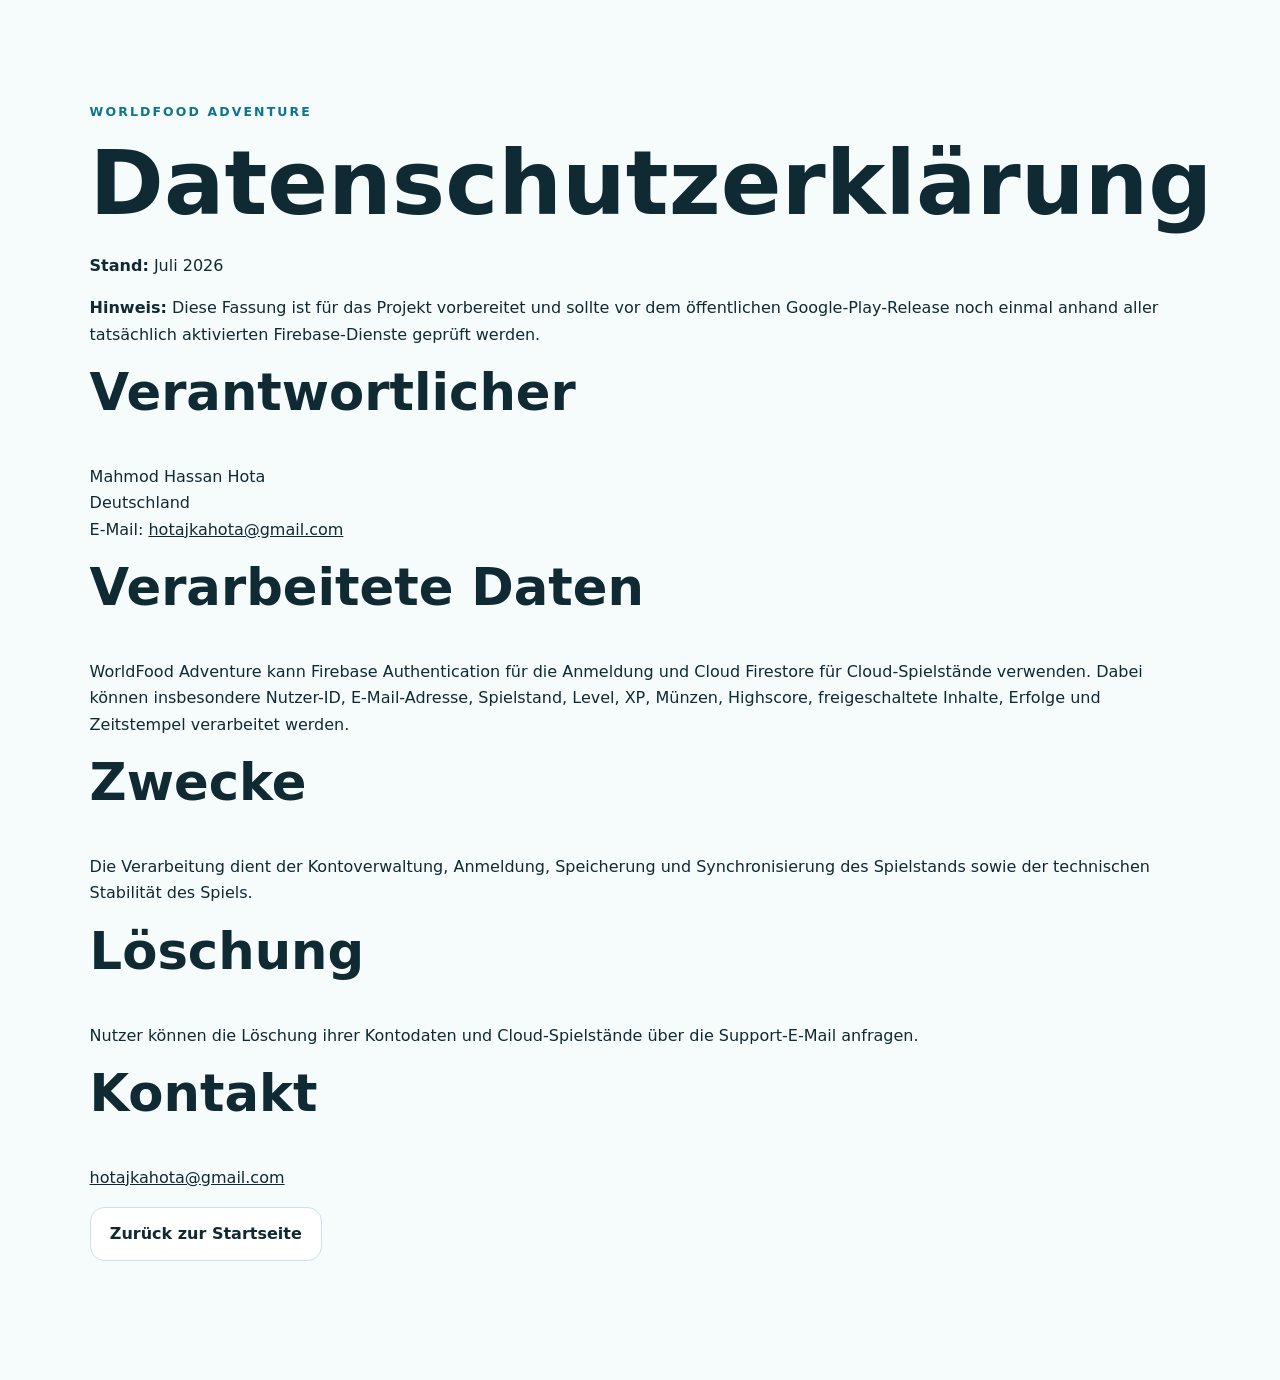
<file: privacy-policy.html>
<!doctype html>
<html lang="de">
<head>
  <meta charset="utf-8">
  <meta name="viewport" content="width=device-width, initial-scale=1">
  <title>Datenschutzerklärung – WorldFood Adventure</title>
  <link rel="stylesheet" href="style.css">
</head>
<body>
  <main class="section">
    <p class="eyebrow">WorldFood Adventure</p>
    <h1>Datenschutzerklärung</h1>
    <p><strong>Stand:</strong> Juli 2026</p>
    <p><strong>Hinweis:</strong> Diese Fassung ist für das Projekt vorbereitet und sollte vor dem öffentlichen Google-Play-Release noch einmal anhand aller tatsächlich aktivierten Firebase-Dienste geprüft werden.</p>

    <h2>Verantwortlicher</h2>
    <p>Mahmod Hassan Hota<br>Deutschland<br>E-Mail: <a href="mailto:hotajkahota@gmail.com">hotajkahota@gmail.com</a></p>

    <h2>Verarbeitete Daten</h2>
    <p>WorldFood Adventure kann Firebase Authentication für die Anmeldung und Cloud Firestore für Cloud-Spielstände verwenden. Dabei können insbesondere Nutzer-ID, E-Mail-Adresse, Spielstand, Level, XP, Münzen, Highscore, freigeschaltete Inhalte, Erfolge und Zeitstempel verarbeitet werden.</p>

    <h2>Zwecke</h2>
    <p>Die Verarbeitung dient der Kontoverwaltung, Anmeldung, Speicherung und Synchronisierung des Spielstands sowie der technischen Stabilität des Spiels.</p>

    <h2>Löschung</h2>
    <p>Nutzer können die Löschung ihrer Kontodaten und Cloud-Spielstände über die Support-E-Mail anfragen.</p>

    <h2>Kontakt</h2>
    <p><a href="mailto:hotajkahota@gmail.com">hotajkahota@gmail.com</a></p>

    <p><a class="button secondary" href="index.html">Zurück zur Startseite</a></p>
  </main>
</body>
</html>
</file>
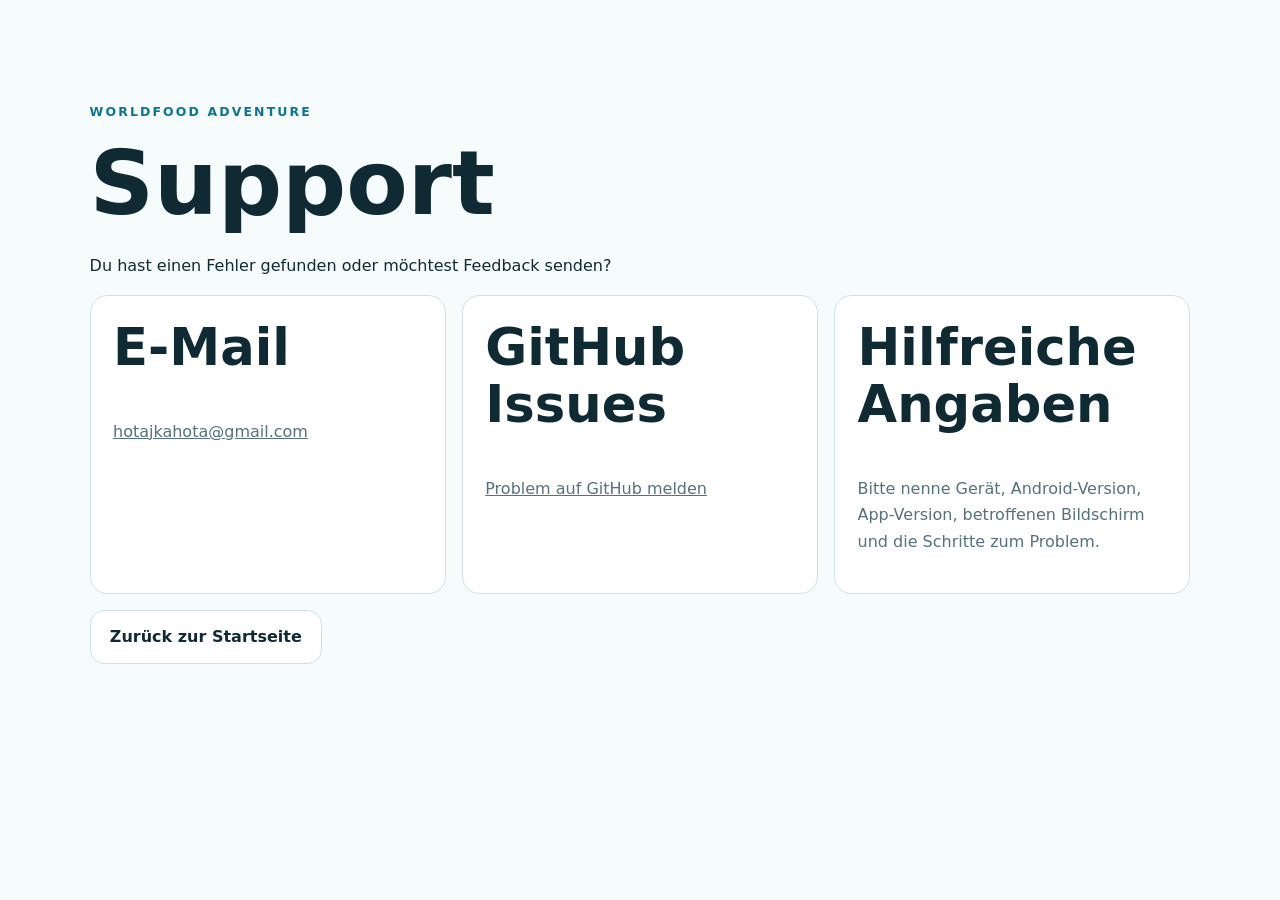
<file: support.html>
<!doctype html>
<html lang="de">
<head>
  <meta charset="utf-8">
  <meta name="viewport" content="width=device-width, initial-scale=1">
  <title>Support – WorldFood Adventure</title>
  <link rel="stylesheet" href="style.css">
</head>
<body>
  <main class="section">
    <p class="eyebrow">WorldFood Adventure</p>
    <h1>Support</h1>
    <p>Du hast einen Fehler gefunden oder möchtest Feedback senden?</p>

    <div class="card-grid">
      <article class="feature-card">
        <h2>E-Mail</h2>
        <p><a href="mailto:hotajkahota@gmail.com">hotajkahota@gmail.com</a></p>
      </article>

      <article class="feature-card">
        <h2>GitHub Issues</h2>
        <p><a href="https://github.com/wadtaktok-dev/WorldFoodAdventure/issues">Problem auf GitHub melden</a></p>
      </article>

      <article class="feature-card">
        <h2>Hilfreiche Angaben</h2>
        <p>Bitte nenne Gerät, Android-Version, App-Version, betroffenen Bildschirm und die Schritte zum Problem.</p>
      </article>
    </div>

    <p><a class="button secondary" href="index.html">Zurück zur Startseite</a></p>
  </main>
</body>
</html>
</file>
<file: style.css>
:root {
  --bg: #f6fbfc;
  --surface: #ffffff;
  --surface-alt: #e9f6f8;
  --text: #102a33;
  --muted: #55727b;
  --primary: #0e7490;
  --primary-strong: #155e75;
  --border: #cce2e7;
  --shadow: 0 18px 45px rgba(14, 116, 144, .14);
  color-scheme: light;
}

[data-theme="dark"] {
  --bg: #081b22;
  --surface: #0d2832;
  --surface-alt: #0a222b;
  --text: #eaf8fb;
  --muted: #a8c5cd;
  --primary: #38bdf8;
  --primary-strong: #0ea5e9;
  --border: #244854;
  --shadow: 0 18px 45px rgba(0, 0, 0, .28);
  color-scheme: dark;
}

* { box-sizing: border-box; }
html { scroll-behavior: smooth; }
body {
  margin: 0;
  font-family: Inter, ui-sans-serif, system-ui, -apple-system, BlinkMacSystemFont, "Segoe UI", sans-serif;
  color: var(--text);
  background: var(--bg);
  line-height: 1.65;
}
img { display: block; max-width: 100%; }
a { color: inherit; }
button, a { -webkit-tap-highlight-color: transparent; }

.skip-link {
  position: absolute;
  left: -9999px;
  top: 1rem;
  z-index: 999;
  background: var(--surface);
  padding: .8rem 1rem;
  border-radius: .6rem;
}
.skip-link:focus { left: 1rem; }

.site-header {
  position: sticky;
  top: 0;
  z-index: 50;
  display: flex;
  align-items: center;
  justify-content: space-between;
  gap: 1rem;
  padding: .9rem clamp(1rem, 4vw, 4rem);
  background: color-mix(in srgb, var(--bg) 92%, transparent);
  backdrop-filter: blur(16px);
  border-bottom: 1px solid var(--border);
}
.brand {
  display: inline-flex;
  align-items: center;
  gap: .7rem;
  font-weight: 900;
  text-decoration: none;
}
.brand-icon { font-size: 1.7rem; }
.main-nav {
  display: flex;
  align-items: center;
  gap: 1rem;
}
.main-nav a {
  text-decoration: none;
  font-weight: 700;
  color: var(--muted);
}
.main-nav a:hover,
.main-nav a:focus-visible { color: var(--primary); }
.menu-button,
.theme-toggle {
  min-width: 48px;
  min-height: 48px;
  border: 1px solid var(--border);
  border-radius: .8rem;
  background: var(--surface);
  color: var(--text);
  cursor: pointer;
}
.menu-button { display: none; }

.hero {
  min-height: 80vh;
  display: grid;
  grid-template-columns: 1.15fr .85fr;
  align-items: center;
  gap: 3rem;
  padding: clamp(4rem, 9vw, 8rem) clamp(1.2rem, 7vw, 7rem);
  background:
    radial-gradient(circle at 82% 18%, color-mix(in srgb, var(--primary) 20%, transparent), transparent 28%),
    linear-gradient(135deg, var(--bg), var(--surface-alt));
}
.eyebrow {
  margin: 0 0 .65rem;
  text-transform: uppercase;
  letter-spacing: .17em;
  font-size: .78rem;
  font-weight: 900;
  color: var(--primary);
}
h1, h2, h3 { line-height: 1.12; margin-top: 0; }
h1 {
  max-width: 12ch;
  margin-bottom: 1.2rem;
  font-size: clamp(2.8rem, 7vw, 6rem);
}
h2 { font-size: clamp(2rem, 4vw, 3.4rem); }
h3 { font-size: 1.25rem; }
.hero-text {
  max-width: 62ch;
  color: var(--muted);
  font-size: 1.1rem;
}
.hero-actions {
  display: flex;
  flex-wrap: wrap;
  gap: .8rem;
  margin: 1.7rem 0;
}
.button {
  min-height: 48px;
  display: inline-flex;
  align-items: center;
  justify-content: center;
  padding: .8rem 1.2rem;
  border-radius: .9rem;
  text-decoration: none;
  font-weight: 900;
}
.button.primary { background: var(--primary); color: #fff; }
.button.primary:hover { background: var(--primary-strong); }
.button.secondary {
  border: 1px solid var(--border);
  background: var(--surface);
}
.button.disabled {
  background: color-mix(in srgb, var(--surface) 80%, var(--muted));
  color: var(--muted);
  cursor: not-allowed;
}
.status-row, .tech-list {
  display: flex;
  flex-wrap: wrap;
  gap: .65rem;
}
.status-row span, .tech-list span {
  border: 1px solid var(--border);
  border-radius: 999px;
  background: var(--surface);
  padding: .45rem .75rem;
  font-size: .9rem;
  font-weight: 800;
}
.hero-visual {
  min-height: 430px;
  position: relative;
  display: grid;
  place-items: center;
}
.globe {
  width: min(330px, 70vw);
  aspect-ratio: 1;
  display: grid;
  place-items: center;
  border-radius: 50%;
  background: var(--surface);
  box-shadow: var(--shadow);
  font-size: clamp(8rem, 18vw, 12rem);
}
.food {
  position: absolute;
  width: 64px;
  height: 64px;
  display: grid;
  place-items: center;
  border-radius: 50%;
  background: var(--surface);
  box-shadow: var(--shadow);
  font-size: 2rem;
  animation: float 4s ease-in-out infinite;
}
.f1 { left: 8%; top: 10%; }
.f2 { right: 10%; top: 7%; animation-delay: .5s; }
.f3 { left: 12%; bottom: 9%; animation-delay: 1s; }
.f4 { right: 8%; bottom: 11%; animation-delay: 1.5s; }
.f5 { right: 1%; top: 46%; animation-delay: 2s; }

@keyframes float {
  0%, 100% { transform: translateY(0); }
  50% { transform: translateY(-12px); }
}

.section {
  padding: clamp(4rem, 8vw, 7rem) clamp(1.2rem, 7vw, 7rem);
}
.section-alt { background: var(--surface-alt); }
.section-heading {
  max-width: 800px;
  margin-bottom: 2.2rem;
}
.two-column {
  display: grid;
  grid-template-columns: repeat(2, minmax(0, 1fr));
  gap: 2rem;
  color: var(--muted);
  font-size: 1.07rem;
}
.card-grid {
  display: grid;
  grid-template-columns: repeat(3, minmax(0, 1fr));
  gap: 1rem;
}
.feature-card, .roadmap-card {
  border: 1px solid var(--border);
  border-radius: 1.1rem;
  background: var(--surface);
  padding: 1.4rem;
  transition: transform .2s ease, box-shadow .2s ease;
}
.feature-card:hover, .roadmap-card:hover {
  transform: translateY(-4px);
  box-shadow: var(--shadow);
}
.feature-card > span { font-size: 2rem; }
.feature-card p, .roadmap-card p { color: var(--muted); }

.gallery-grid {
  display: grid;
  grid-template-columns: repeat(2, minmax(0, 1fr));
  gap: 1rem;
}
.gallery-item {
  display: flex;
  flex-direction: column;
  overflow: hidden;
  text-align: left;
  border: 1px solid var(--border);
  border-radius: 1rem;
  background: var(--surface);
  color: var(--text);
  cursor: pointer;
  transition: transform .25s ease, box-shadow .25s ease;
}

.gallery-item:hover {
  transform: translateY(-6px);
  box-shadow: var(--shadow);
}

.gallery-item img {
  width: 100%;
  height: 550px;
  object-fit: contain;
  object-position: center;
  background: #f4f8fa;
  padding: 12px;
}

[data-theme="dark"] .gallery-item img {
  background: #0b2028;
}

.gallery-item span {
  display: block;
  padding: 1rem;
  font-weight: 800;
  text-align: center;
  border-top: 1px solid var(--border);
}

.metrics {
  display: grid;
  grid-template-columns: repeat(4, minmax(0, 1fr));
  gap: 1rem;
  margin-bottom: 2rem;
}
.metric {
  border: 1px solid var(--border);
  border-radius: 1rem;
  background: var(--surface);
  padding: 1.2rem;
}
.metric strong {
  display: block;
  font-size: 1.8rem;
  color: var(--primary);
}
.metric span { color: var(--muted); }

.testing-layout {
  display: grid;
  grid-template-columns: .75fr 1.25fr;
  gap: 2rem;
  align-items: start;
}
.testing-layout figure, .security-box {
  overflow: hidden;
  border: 1px solid var(--border);
  border-radius: 1rem;
  background: var(--surface);
}
.testing-layout figure { margin: 0; }
.testing-layout figcaption {
  padding: .85rem 1rem;
  color: var(--muted);
}
.check-list { padding-left: 1.25rem; }
.check-list li { margin: .55rem 0; }

.security-box {
  display: grid;
  grid-template-columns: .8fr 1.2fr;
  gap: 1.5rem;
  align-items: center;
  padding: 1.25rem;
  margin-top: 2rem;
}
.security-box p { color: var(--muted); }
.security-box img {
  width: 100%;
  max-height: 420px;
  object-fit: cover;
  object-position: top;
  border-radius: .8rem;
}

.roadmap-grid {
  display: grid;
  grid-template-columns: repeat(3, minmax(0, 1fr));
  gap: 1rem;
}
.badge {
  display: inline-block;
  margin-bottom: 1rem;
  padding: .35rem .65rem;
  border-radius: 999px;
  font-weight: 900;
  font-size: .82rem;
}
.badge.done { background: #dcfce7; color: #166534; }
.badge.progress { background: #fef3c7; color: #92400e; }
.badge.future { background: #e0e7ff; color: #3730a3; }

.developer-section { background: var(--bg); }
.developer-card {
  display: flex;
  align-items: center;
  gap: 2rem;
  max-width: 900px;
}
.developer-avatar {
  flex: 0 0 auto;
  width: 130px;
  aspect-ratio: 1;
  display: grid;
  place-items: center;
  border-radius: 50%;
  background: linear-gradient(135deg, var(--primary), var(--primary-strong));
  color: white;
  font-size: 2.3rem;
  font-weight: 900;
  box-shadow: var(--shadow);
}
.final-cta {
  display: flex;
  align-items: center;
  justify-content: space-between;
  gap: 2rem;
  background: #09232b;
  color: white;
}
.final-cta .eyebrow { color: #67e8f9; }

.lightbox {
  width: min(92vw, 1200px);
  max-height: 92vh;
  padding: 0;
  border: 0;
  border-radius: 1rem;
  background: var(--surface);
}
.lightbox::backdrop { background: rgba(0,0,0,.78); }
.lightbox img { width: 100%; height: auto; }
.lightbox-close {
  position: absolute;
  right: .7rem;
  top: .7rem;
  min-width: 48px;
  min-height: 48px;
  border: 0;
  border-radius: 50%;
  background: rgba(0,0,0,.7);
  color: white;
  font-size: 1.8rem;
  cursor: pointer;
}

.site-footer {
  display: grid;
  grid-template-columns: 1fr auto;
  gap: 2rem;
  padding: 2.5rem clamp(1.2rem, 7vw, 7rem);
  background: #06181f;
  color: #d8eef2;
}
.site-footer nav {
  display: flex;
  flex-wrap: wrap;
  gap: 1rem;
}
.site-footer a { color: #d8eef2; }
.copyright {
  grid-column: 1 / -1;
  padding-top: 1rem;
  border-top: 1px solid rgba(255,255,255,.13);
  color: #8fb3bc;
}

.reveal {
  opacity: 0;
  transform: translateY(22px);
  transition: opacity .65s ease, transform .65s ease;
}
.reveal.visible {
  opacity: 1;
  transform: translateY(0);
}

@media (prefers-reduced-motion: reduce) {
  *, *::before, *::after {
    scroll-behavior: auto !important;
    animation: none !important;
    transition: none !important;
  }
  .reveal { opacity: 1; transform: none; }
}

@media (max-width: 900px) {
  .menu-button {
    display: inline-flex;
    align-items: center;
    justify-content: center;
  }

  .main-nav {
    display: none;
    position: absolute;
    top: 100%;
    left: 0;
    right: 0;
    flex-direction: column;
    align-items: stretch;
    padding: 1rem;
    background: var(--surface);
    border-bottom: 1px solid var(--border);
  }

  .main-nav.open {
    display: flex;
  }

  .hero,
  .two-column,
  .testing-layout,
  .security-box {
    grid-template-columns: 1fr;
  }

  .hero-visual {
    min-height: 340px;
  }

  .card-grid,
  .roadmap-grid {
    grid-template-columns: repeat(2, minmax(0, 1fr));
  }

  .metrics {
    grid-template-columns: repeat(2, minmax(0, 1fr));
  }

  .gallery-item img {
    height: 480px;
    object-fit: contain;
    object-position: center;
  }
}

@media (max-width: 620px) {
  .card-grid,
  .gallery-grid,
  .roadmap-grid,
  .metrics {
    grid-template-columns: 1fr;
  }

  .developer-card {
    align-items: flex-start;
    flex-direction: column;
  }

  .final-cta,
  .site-footer {
    grid-template-columns: 1fr;
  }

  .final-cta {
    align-items: flex-start;
    flex-direction: column;
  }

  .food {
    width: 52px;
    height: 52px;
    font-size: 1.6rem;
  }

  .gallery-item img {
    height: 560px;
    object-fit: contain;
    object-position: center;
    padding: 10px;
  }
}
</file>
